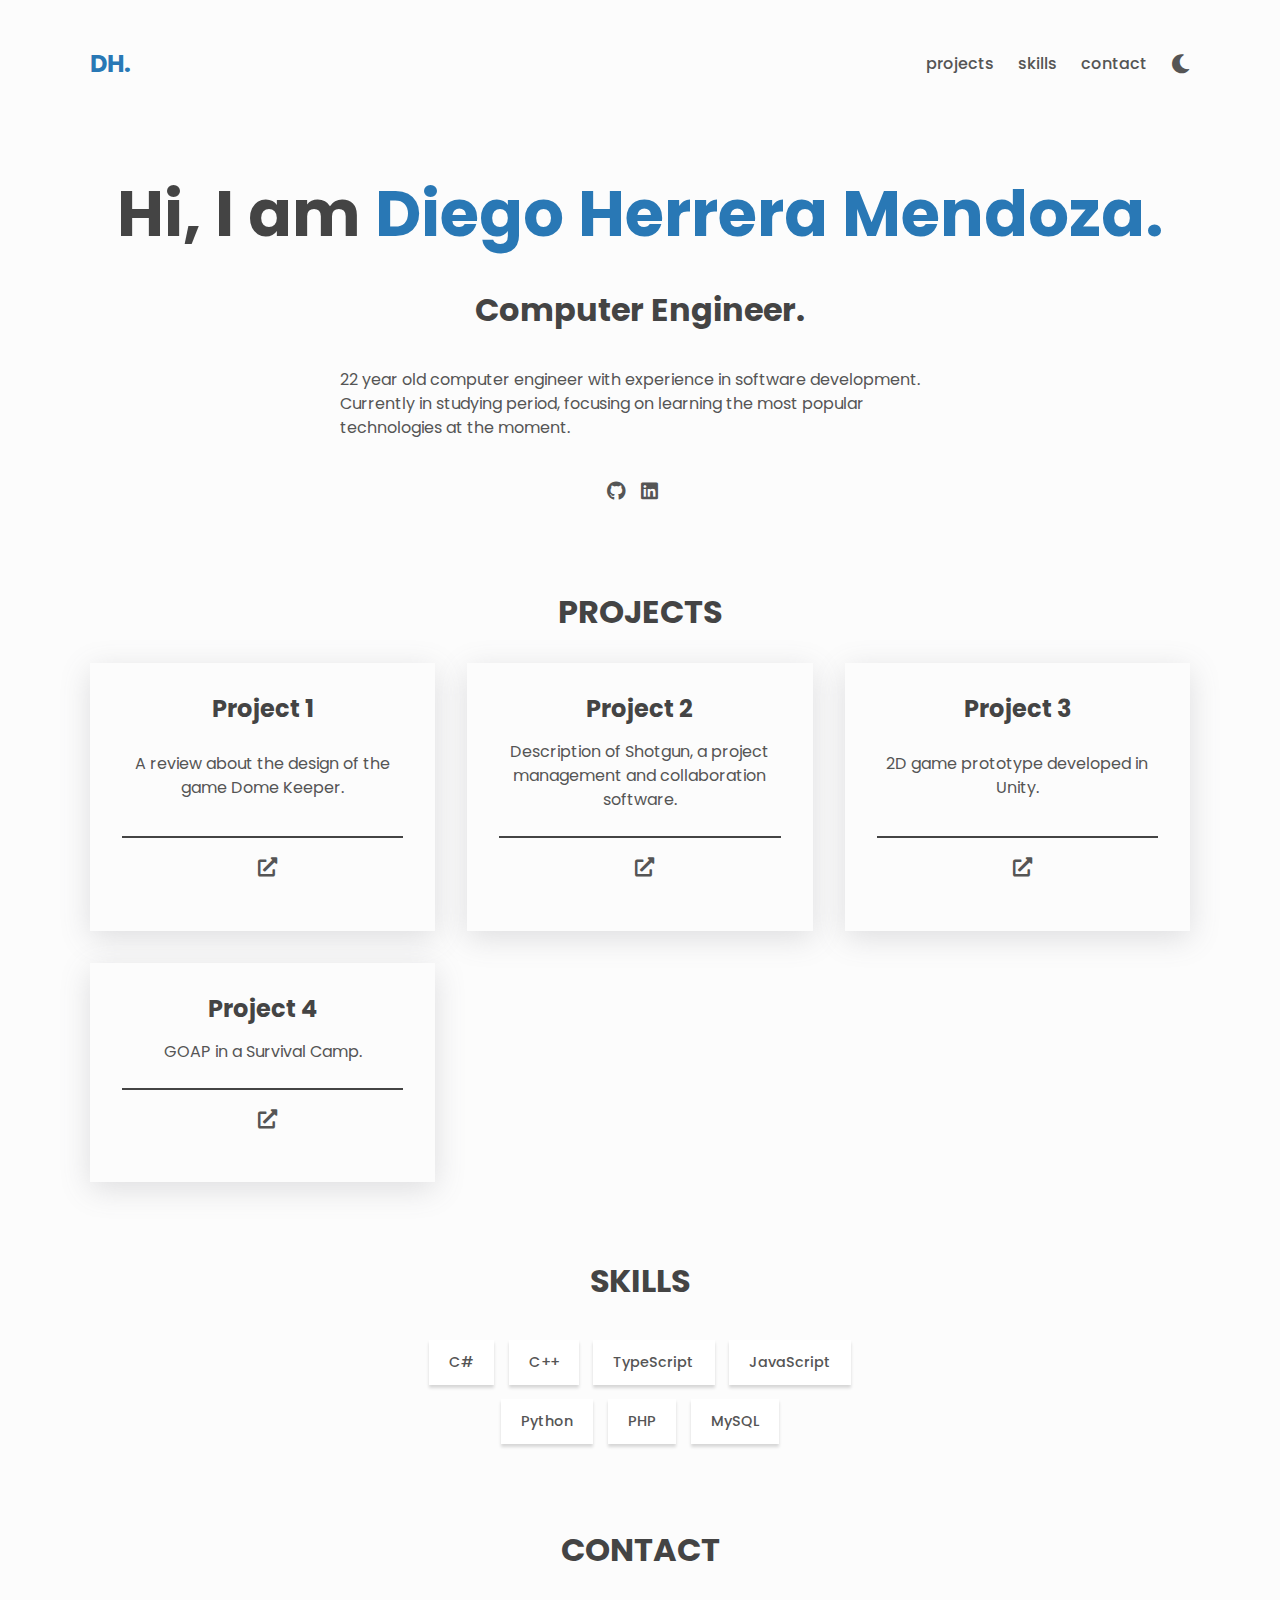
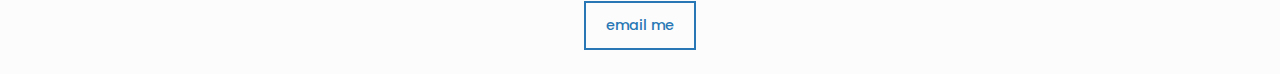
<file: index.html>
<!doctype html>
<html lang="en">
  <head>
    <meta charset="UTF-8" />
    <meta name="viewport" content="width=device-width, initial-scale=1" />
    <meta name="description" content="Portfolio" />
    <link rel="preconnect" href="https://fonts.googleapis.com" />
    <link rel="preconnect" href="https://fonts.gstatic.com" crossorigin />
    <link
      href="https://fonts.googleapis.com/css2?family=Poppins:wght@400;500;700&display=swap"
      rel="stylesheet"
    />
    <link rel="stylesheet" href="https://cdnjs.cloudflare.com/ajax/libs/font-awesome/5.15.4/css/all.min.css">
    <link rel="stylesheet" href="styles.css" />
    <title>Diego Herrera Mendoza</title>
  </head>
  <body class="light" id="top">
    <header class="header center">
      <h3>
        <a href="https://diegoherrera2.github.io/" class="link"
          >DH.</a
        >
      </h3>

      <nav class="nav center">
        <ul class="nav__list center">
          <li class="nav__list-item">
            <a class="link link--nav" href="#projects">Projects</a>
          </li>
          <li class="nav__list-item">
            <a class="link link--nav" href="#skills">Skills</a>
          </li>
          <li class="nav__list-item">
            <a class="link link--nav" href="#contact">Contact</a>
          </li>
        </ul>

        <button type="button" aria-label="toggle theme" class="btn btn--icon">
          <i aria-hidden="true" id="btn-theme" class="fas fa-moon"></i>
        </button>

        <button
          type="button"
          aria-label="toggle navigation"
          class="btn btn--icon nav__hamburger"
        >
          <i aria-hidden="true" class="fas fa-bars"></i>
        </button>
      </nav>
    </header>

    <main>
      <!-- About -->
      <div class="about center">
        <h1>Hi, I am <span class="about__name">Diego Herrera Mendoza.</span></h1>
        <h2 class="about__role">Computer Engineer.</h2>
        <p class="about__desc">
          22 year old computer engineer with experience in software
          development. Currently in studying period, focusing on learning the
          most popular technologies at the moment.
        </p>

        <div class="about__contact center">
          <a
            href="https://github.com/diegoherrera2"
            aria-label="github"
            class="link link--icon"
          >
            <i aria-hidden="true" class="fab fa-github"></i>
          </a>

          <a
            href="https://www.linkedin.com/in/diego-herrera-mendoza-b13861299/"
            aria-label="linkedin"
            class="link link--icon"
          >
            <i aria-hidden="true" class="fab fa-linkedin"></i>
          </a>
        </div>
      </div>

      <!-- Projects -->
      <section id="projects" class="section projects">
        <h2 class="section__title">Projects</h2>

        <div class="projects__grid">
          <div class="project">
            <h3>Project 1</h3>
            <p class="project__description">
              A review about the design of the game Dome Keeper.
            </p>
            <div class="project__footer">
              <a
              href="projects/review"
              aria-label="live preview"
              class="link link--icon"
            >
              <i aria-hidden="true" class="fas fa-external-link-alt"></i>
            </a>
            </div>
          </div>

          <div class="project">
            <h3>Project 2</h3>
            <p class="project__description">
              Description of Shotgun, a project management and collaboration software.
            </p>
            <div class="project__footer">
              <a
              href="projects/shotgun"
              aria-label="live preview"
              class="link link--icon"
            >
              <i aria-hidden="true" class="fas fa-external-link-alt"></i>
            </a>
            </div>
          </div>

          <div class="project">
            <h3>Project 3</h3>
            <p class="project__description">
              2D game prototype developed in Unity.
            </p>
            <div class="project__footer">
              <a
              href="projects/fdv-project"
              aria-label="live preview"
              class="link link--icon"
            >
              <i aria-hidden="true" class="fas fa-external-link-alt"></i>
            </a>
            </div>
          </div>

          <div class="project">
            <h3>Project 4</h3>
            <p class="project__description">
              GOAP in a Survival Camp.
            </p>
            <div class="project__footer">
              <a
              href="projects/goap"
              aria-label="live preview"
              class="link link--icon"
            >
              <i aria-hidden="true" class="fas fa-external-link-alt"></i>
            </a>
            </div>
          </div>
        </div>
      </section>

      <!-- Skills -->
      <section class="section skills" id="skills">
        <h2 class="section__title">Skills</h2>
        <ul class="skills__list">
          <li class="skills__list-item btn btn--plain">C#</li>
          <li class="skills__list-item btn btn--plain">C++</li>
          <li class="skills__list-item btn btn--plain">TypeScript</li>
          <li class="skills__list-item btn btn--plain">JavaScript</li>
          <li class="skills__list-item btn btn--plain">Python</li>
          <li class="skills__list-item btn btn--plain">PHP</li>
          <li class="skills__list-item btn btn--plain">MySQL</li>
        </ul>
      </section>

      <!-- Contact -->
      <section class="section contact center" id="contact">
        <h2 class="section__title">Contact</h2>
        <a href="mailto:diegoherreraies@gmail.com">
          <span class="btn btn--outline">Email me</span>
        </a>
      </section>
      <br>
    </main>

    <div class="scroll-container">
      <div class="scroll-top">
        <a aria-label="Scroll up" href="#top">
          <i aria-hidden="true" class="fas fa-arrow-up"></i>
        </a>
      </div>
    </div>

    <script src="./script.js"></script>
  </body>
</html>
</file>
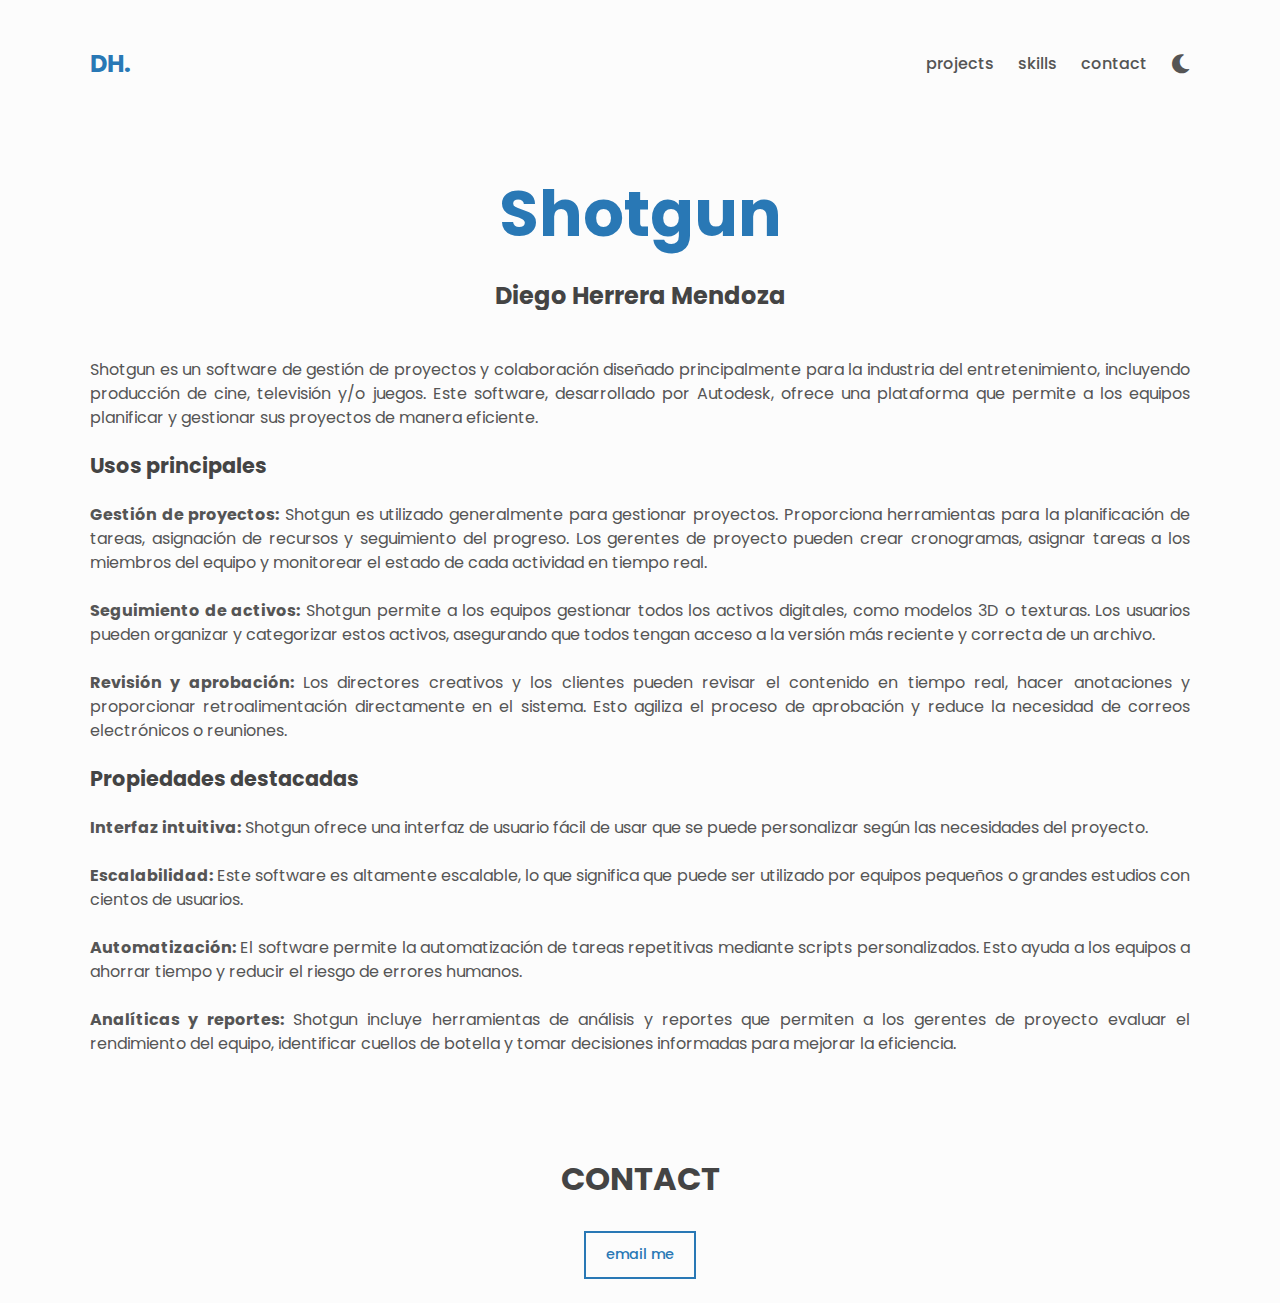
<file: projects/shotgun.html>
<!doctype html>
<html lang="en">
  <head>
    <meta charset="UTF-8" />
    <meta name="viewport" content="width=device-width, initial-scale=1" />
    <meta name="description" content="Review" />
    <link rel="preconnect" href="https://fonts.googleapis.com" />
    <link rel="preconnect" href="https://fonts.gstatic.com" crossorigin />
    <link
      href="https://fonts.googleapis.com/css2?family=Poppins:wght@400;500;700&display=swap"
      rel="stylesheet"
    />
    <link rel="stylesheet" href="https://cdnjs.cloudflare.com/ajax/libs/font-awesome/5.15.4/css/all.min.css">
    <link rel="stylesheet" href="../styles.css" />
    <title>Diego Herrera Mendoza</title>
  </head>
  <body class="light" id="top">
    <header class="header center">
      <h3>
        <a href="https://diegoherrera2.github.io/" class="link"
          >DH.</a
        >
      </h3>
      <nav class="nav center">
        <ul class="nav__list center">
          <li class="nav__list-item">
            <a class="link link--nav" href="../#projects">Projects</a>
          </li>
          <li class="nav__list-item">
            <a class="link link--nav" href="../#skills">Skills</a>
          </li>
          <li class="nav__list-item">
            <a class="link link--nav" href="#contact">Contact</a>
          </li>
        </ul>

        <button type="button" aria-label="toggle theme" class="btn btn--icon">
          <i aria-hidden="true" id="btn-theme" class="fas fa-moon"></i>
        </button>

        <button
          type="button"
          aria-label="toggle navigation"
          class="btn btn--icon nav__hamburger"
        >
          <i aria-hidden="true" class="fas fa-bars"></i>
        </button>
      </nav>
    </header>

    <main>
      <div class="about center">
        <h1><span class="about__name">Shotgun</span></h1>
        <h3 class="about__role">Diego Herrera Mendoza</h3>
        <div style="text-align: justify; white-space: pre-line;">
          <p>
            Shotgun es un software de gestión de proyectos y colaboración diseñado principalmente para la industria del entretenimiento, incluyendo producción de cine, televisión y/o juegos. Este software, desarrollado por Autodesk, ofrece una plataforma que permite a los equipos planificar y gestionar sus proyectos de manera eficiente.

            <h4>Usos principales</h4>
            <strong>Gestión de proyectos:</strong> Shotgun es utilizado generalmente para gestionar proyectos. Proporciona herramientas para la planificación de tareas, asignación de recursos y seguimiento del progreso. Los gerentes de proyecto pueden crear cronogramas, asignar tareas a los miembros del equipo y monitorear el estado de cada actividad en tiempo real.

            <strong>Seguimiento de activos:</strong> Shotgun permite a los equipos gestionar todos los activos digitales, como modelos 3D o texturas. Los usuarios pueden organizar y categorizar estos activos, asegurando que todos tengan acceso a la versión más reciente y correcta de un archivo.

            <strong>Revisión y aprobación:</strong> Los directores creativos y los clientes pueden revisar el contenido en tiempo real, hacer anotaciones y proporcionar retroalimentación directamente en el sistema. Esto agiliza el proceso de aprobación y reduce la necesidad de correos electrónicos o reuniones.

            <h4>Propiedades destacadas</h4>
            <strong>Interfaz intuitiva:</strong> Shotgun ofrece una interfaz de usuario fácil de usar que se puede personalizar según las necesidades del proyecto.

            <strong>Escalabilidad:</strong> Este software es altamente escalable, lo que significa que puede ser utilizado por equipos pequeños o grandes estudios con cientos de usuarios.

            <strong>Automatización:</strong> El software permite la automatización de tareas repetitivas mediante scripts personalizados. Esto ayuda a los equipos a ahorrar tiempo y reducir el riesgo de errores humanos.

            <strong>Analíticas y reportes:</strong> Shotgun incluye herramientas de análisis y reportes que permiten a los gerentes de proyecto evaluar el rendimiento del equipo, identificar cuellos de botella y tomar decisiones informadas para mejorar la eficiencia.
          </p>
        </div>
      </div>
      
      <!-- Contact -->
      <section class="section contact center" id="contact">
        <h2 class="section__title">Contact</h2>
        <a href="mailto:diegoherreraies@gmail.com">
          <span class="btn btn--outline">Email me</span>
        </a>
      </section>
      <br>
    </main>

    <div class="scroll-container">
      <div class="scroll-top">
        <a aria-label="Scroll up" href="#top">
          <i aria-hidden="true" class="fas fa-arrow-up"></i>
        </a>
      </div>
    </div>

    <script src="../script.js"></script>
  </body>
</html>
</file>
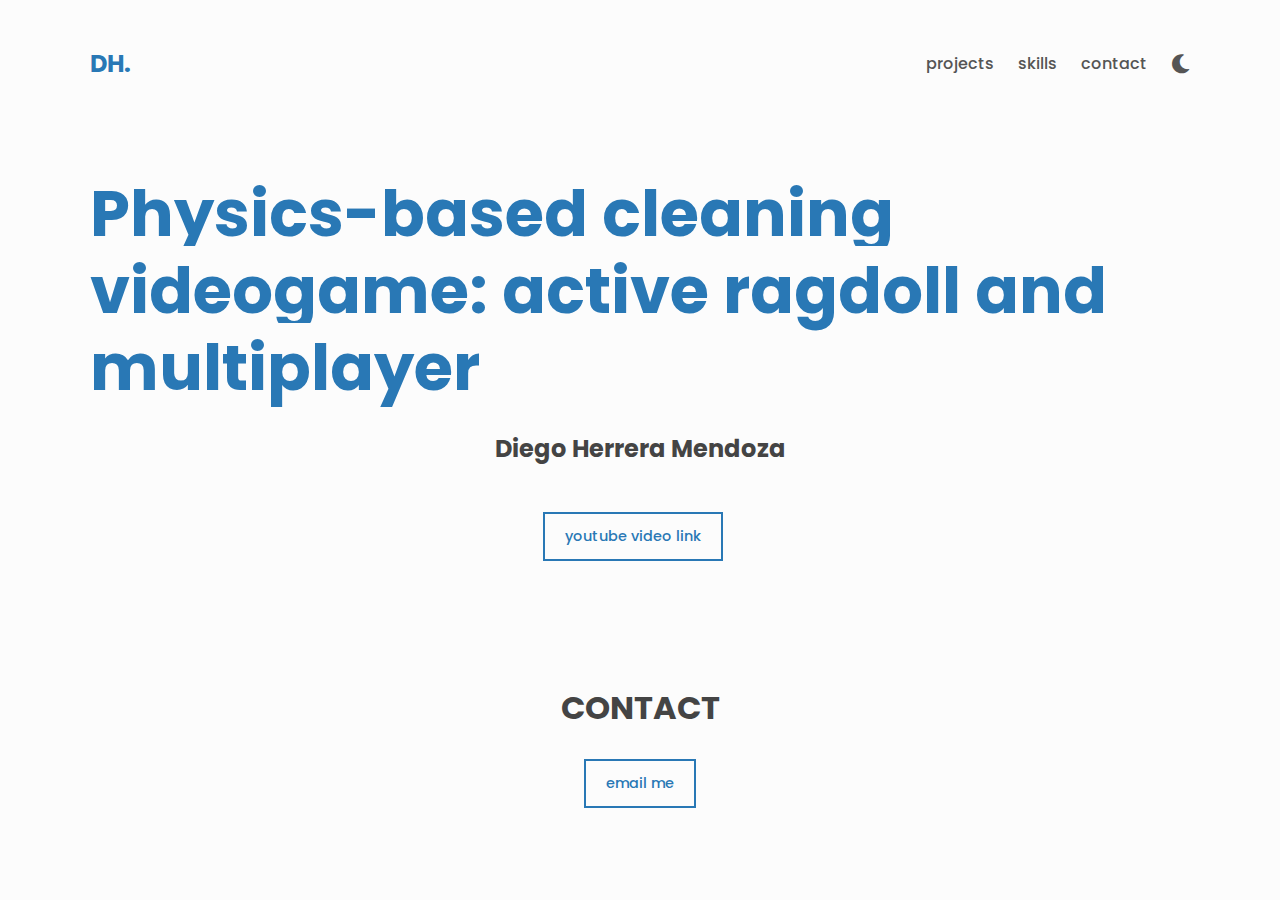
<file: projects/tfm.html>
<!doctype html>
<html lang="en">
  <head>
    <meta charset="UTF-8" />
    <meta name="viewport" content="width=device-width, initial-scale=1" />
    <meta name="description" content="Review" />
    <link rel="preconnect" href="https://fonts.googleapis.com" />
    <link rel="preconnect" href="https://fonts.gstatic.com" crossorigin />
    <link
      href="https://fonts.googleapis.com/css2?family=Poppins:wght@400;500;700&display=swap"
      rel="stylesheet"
    />
    <link rel="stylesheet" href="https://cdnjs.cloudflare.com/ajax/libs/font-awesome/5.15.4/css/all.min.css">
    <link rel="stylesheet" href="../styles.css" />
    <title>Diego Herrera Mendoza</title>
  </head>
  <body class="light" id="top">
    <header class="header center">
      <h3>
        <a href="https://diegoherrera2.github.io/" class="link"
          >DH.</a
        >
      </h3>
      <nav class="nav center">
        <ul class="nav__list center">
          <li class="nav__list-item">
            <a class="link link--nav" href="../#projects">Projects</a>
          </li>
          <li class="nav__list-item">
            <a class="link link--nav" href="../#skills">Skills</a>
          </li>
          <li class="nav__list-item">
            <a class="link link--nav" href="#contact">Contact</a>
          </li>
        </ul>

        <button type="button" aria-label="toggle theme" class="btn btn--icon">
          <i aria-hidden="true" id="btn-theme" class="fas fa-moon"></i>
        </button>

        <button
          type="button"
          aria-label="toggle navigation"
          class="btn btn--icon nav__hamburger"
        >
          <i aria-hidden="true" class="fas fa-bars"></i>
        </button>
      </nav>
    </header>

    <main>
      <div class="about center">
        <h1><span class="about__name">Physics-based cleaning videogame: active ragdoll and multiplayer</span></h1>
        <h3 class="about__role">Diego Herrera Mendoza</h3>
        <div style="text-align: justify; white-space: pre-line;">
            <a href="https://youtu.be/RQs_VUZt00k">
              <span class="btn btn--outline">Youtube video link</span>
            </a>
        </div>
      </div>
      
      <!-- Contact -->
      <section class="section contact center" id="contact">
        <h2 class="section__title">Contact</h2>
        <a href="mailto:diegoherreraies@gmail.com">
          <span class="btn btn--outline">Email me</span>
        </a>
      </section>
      <br>
    </main>

    <div class="scroll-container">
      <div class="scroll-top">
        <a aria-label="Scroll up" href="#top">
          <i aria-hidden="true" class="fas fa-arrow-up"></i>
        </a>
      </div>
    </div>

    <script src="../script.js"></script>
  </body>
</html>
</file>
<file: styles.css>
/*===============
  global styles
===============*/

* {
  padding: 0;
  margin: 0;
  border: 0;
  outline: 0;
  background-color: inherit;
  color: inherit;
  font-family: inherit;
  font-size: inherit;
  box-shadow: none;
  box-sizing: border-box;
}

html {
  scroll-behavior: smooth;
}

body {
  font-family: "Poppins", sans-serif;
  line-height: 1.5;
  color: var(--clr-fg);
  background-color: var(--clr-bg);
}

.light {
  --clr-bg: #fcfcfc;
  --clr-bg-alt: #fff;
  --clr-fg: #555;
  --clr-fg-alt: #444;
  --clr-primary: #2978b5;
  --shadow: rgba(100, 100, 111, 0.2) 0px 7px 29px 0px;
}

.dark {
  --clr-bg: #23283e;
  --clr-bg-alt: #2a2f4c;
  --clr-fg: #bdbddd;
  --clr-fg-alt: #cdcdff;
  --clr-primary: #90a0d9;
  --shadow: rgba(0, 0, 0, 0.16) 0px 10px 36px 0px,
    rgba(0, 0, 0, 0.06) 0px 0px 0px 1px;
}

::-moz-selection {
  background: var(--clr-primary);
  color: var(--clr-bg);
}

::-webkit-selection,
::selection {
  background: var(--clr-primary);
  color: var(--clr-bg);
}

h1,
h2,
h3,
h4 {
  line-height: 1.2;
  color: var(--clr-fg-alt);
}

h1 {
  font-size: 4rem;
}

h2 {
  font-size: 2rem;
}

h3 {
  font-size: 1.5rem;
}

h4 {
  font-size: 1.3rem;
}

ul {
  list-style-type: none;
}

a {
  text-decoration: none;
}

button {
  cursor: pointer;
}

@media (max-width: 900px) {
  h1 {
    font-size: 2.6rem;
  }
}

/*===================
  buttons and links
===================*/

.link {
  color: var(--clr-primary);
  padding: 0 0 0.3em 0;
  
  position: relative;
}

.link:hover {
  color: var(--clr-primary);
}

.link::before {
  content: "";
  display: inline;
  width: 0%;
  height: 0.2em;
  position: absolute;
  bottom: 0;
  background-color: var(--clr-primary);
  transition: width 0.2s ease-in;
}

.link:hover::before,
.link:focus::before {
  width: 100%;
}

.link--nav {
  color: var(--clr-fg);
  text-transform: lowercase;
  font-weight: 500;
}

.link--icon {
  color: var(--clr-fg);
  font-size: 1.2rem;
}

.btn {
  display: block;
  padding: 0.8em 1.4em;
  font-weight: 500;
  font-size: 0.9rem;
  text-transform: lowercase;
  transition: transform 0.2s ease-in-out;
}

.btn--outline {
  color: var(--clr-primary);
  border: 2px solid var(--clr-primary);
  position: relative;
  overflow: hidden;
  z-index: 1;
}

.btn--outline:focus,
.btn--outline:hover {
  color: var(--clr-bg);
}

.btn--outline:before {
  content: "";
  position: absolute;
  background-color: var(--clr-primary);
  right: 100%;
  bottom: 0;
  left: 0;
  top: 0;
  z-index: -1;
  transition: right 0.2s ease-in-out;
}

.btn--outline:hover::before,
.btn--outline:focus::before {
  right: 0;
}

.btn--plain {
  text-transform: initial;
  background-color: var(--clr-bg-alt);
  box-shadow: rgba(0, 0, 0, 0.15) 0px 3px 3px 0px;
  border: 0;
}

.btn--plain:hover {
  transform: translateY(-4px);
}

.btn--icon {
  padding: 0;
  font-size: 1.2rem;
}

.btn--icon:hover,
.btn--icon:focus {
  color: var(--clr-primary);
}

.btn--icon:active {
  transform: translateY(-5px);
}

/*========
  layout
========*/

.center {
  display: flex;
  align-items: center;
}

.header {
  height: 8em;
  max-width: 1100px;
  width: 95%;
  margin: 0 auto;
  justify-content: space-between;
}

main {
  max-width: 1100px;
  width: 95%;
  margin: 0 auto;
}

.section {
  margin-top: 5em;
}

.section__title {
  text-align: center;
  margin-bottom: 1em;
  text-transform: uppercase;
}

.nav__list {
  margin-right: 1.5em;
  display: flex;
}

.nav__list-item {
  margin-left: 1.5em;
}

.nav__hamburger {
  display: none;
  width: 1em;
}

.about {
  flex-direction: column;
  margin-top: 3em;
}

.about__name {
  color: var(--clr-primary);
}

.about__role {
  margin-top: 1.2em;
}

.about__desc {
  font-size: 1rem;
  max-width: 600px;
}

.about__desc,
.about__contact {
  margin-top: 2.4em;
}

.about .link--icon {
  margin-right: 0.8em;
}

.about .btn--outline {
  margin-right: 1em;
}

.projects__grid {
  max-width: 1100px;
  margin: 0 auto;
  display: grid;
  grid-template-columns: repeat(auto-fit, minmax(18em, 1fr));
  grid-gap: 2em;
}

.project {
  padding: 2em;
  margin: 0 auto;
  text-align: center;
  box-shadow: var(--shadow);
  transition: transform 0.2s linear;
  display: flex;
  flex-direction: column;
  justify-content: space-between;
  width: 100%;
}

.project:hover {
  transform: translateY(-7px);
}

.project__description {
  margin-top: 1em;
}

.project__stack {
  display: flex;
  flex-wrap: wrap;
  justify-content: center;
  margin: 1.2em 0;
}

.project__stack-item {
  margin: 0.5em;
  font-weight: 500;
  font-size: 0.8rem;
  color: var(--clr-fg-alt);
}

.project__footer {
  border-top: 2px solid var(--clr-fg-alt);
  padding: 1em;
  margin-top: 1.5em;
}

.project .link--icon {
  margin-left: 0.5em;

}

.skills__list {
  max-width: 450px;
  width: 95%;
  margin: 0 auto;
  display: flex;
  flex-wrap: wrap;
  justify-content: center;
}

.skills__list-item {
  margin: 0.5em;
}

.contact {
  flex-direction: column;
}

.footer {
  padding: 3em 0;
  margin-top: 4em;
  text-align: center;
}

.footer__link {
  font-size: 0.9rem;
  font-weight: 700;
  color: var(--clr-fg);
}

.scroll-top {
  display: none;
  position: fixed;
  bottom: 1em;
  right: 2em;
  background-color: transparent;
  font-size: 1.8rem;
  transition: transform 0.2s ease-in-out;
}

@media (max-width: 600px) {
  .header {
    height: 6em;
  }

  .section {
    margin-top: 4em;
  }

  .nav__list {
    flex-direction: column;
    padding: 4em 0;
    position: absolute;
    right: 0;
    left: 0;
    top: 5em;
    background-color: var(--clr-bg);
    width: 0;
    overflow: hidden;
    transition: width 0.2s ease-in-out;
  }

  .display-nav-list {
    width: 100%;
  }

  .nav__list-item {
    margin: 0.5em 0;
  }

  .nav__hamburger {
    display: flex;
    margin-left: 0.8em;
  }

  .about {
    align-items: flex-start;
    margin-top: 2em;
  }

  .footer {
    padding: 2em;
    margin-top: 3em;
  }

  .scroll-container {
    display: none;
  }
}
</file>
